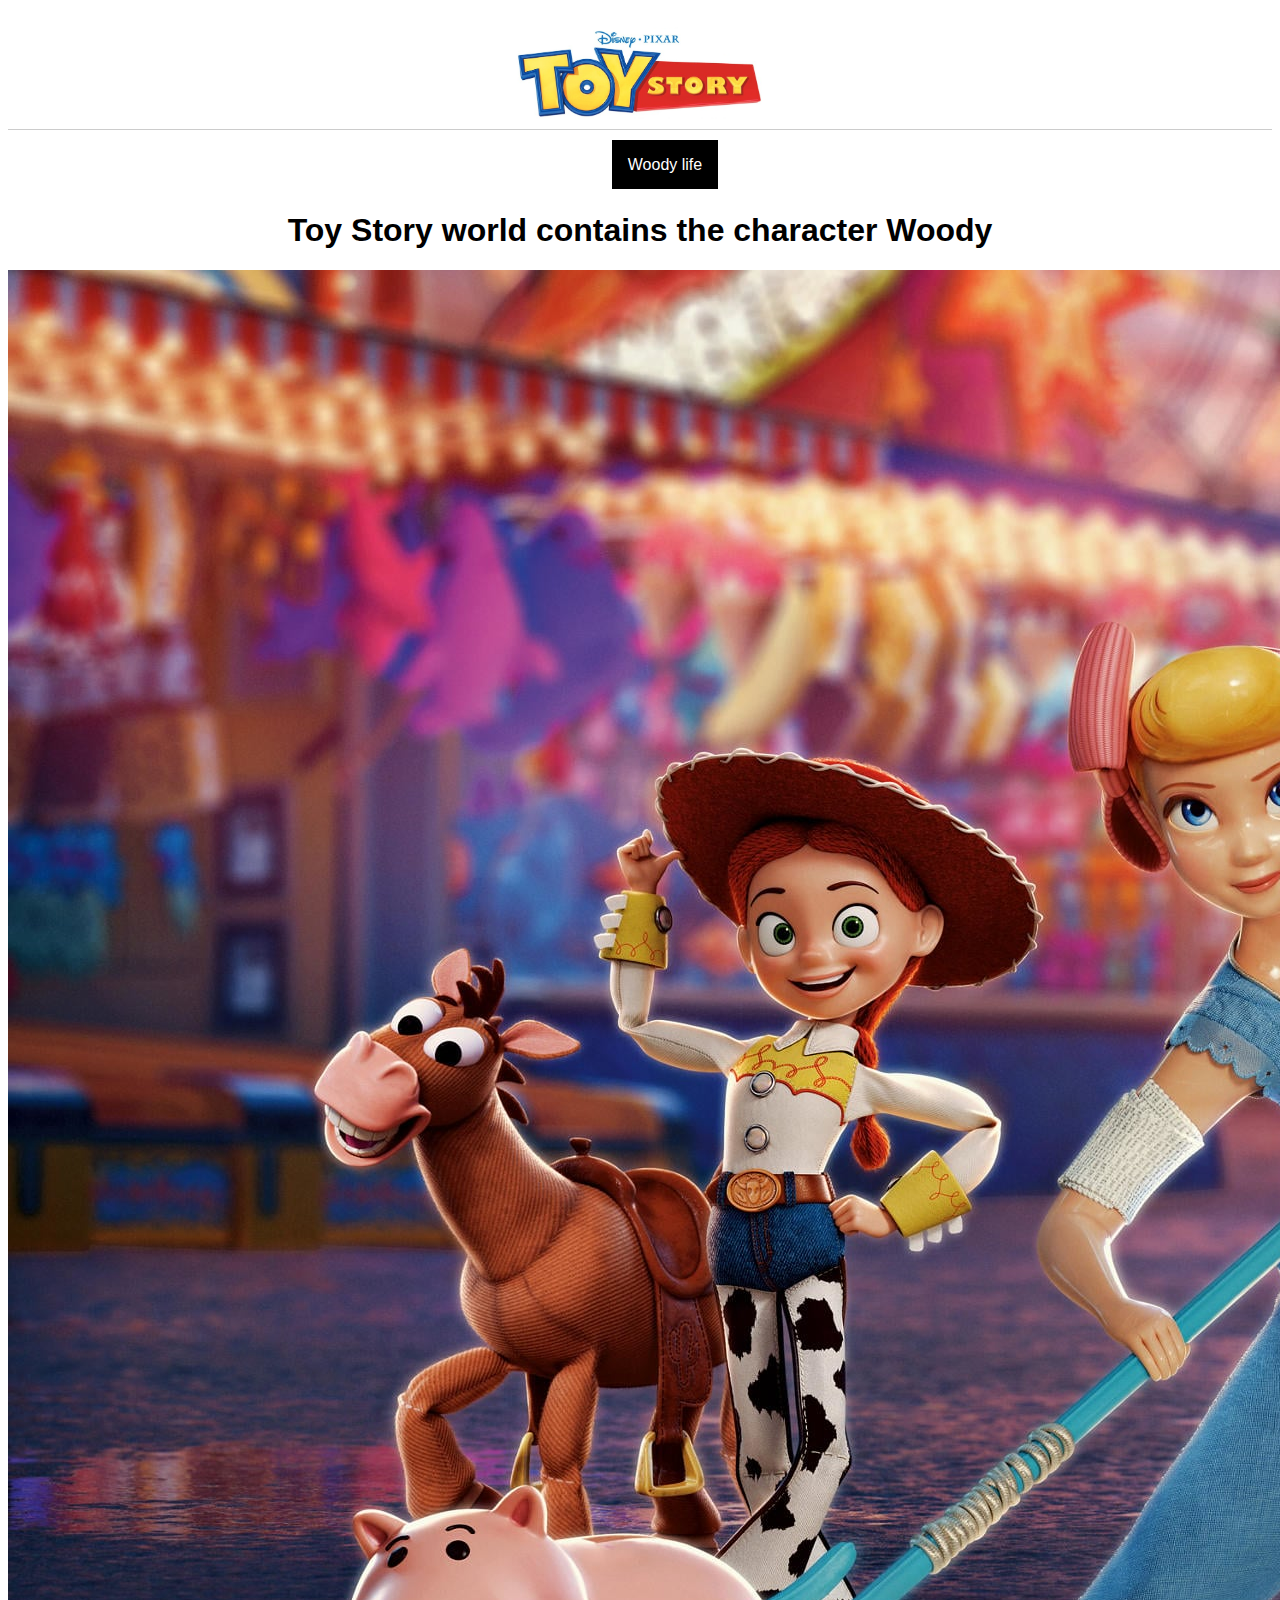
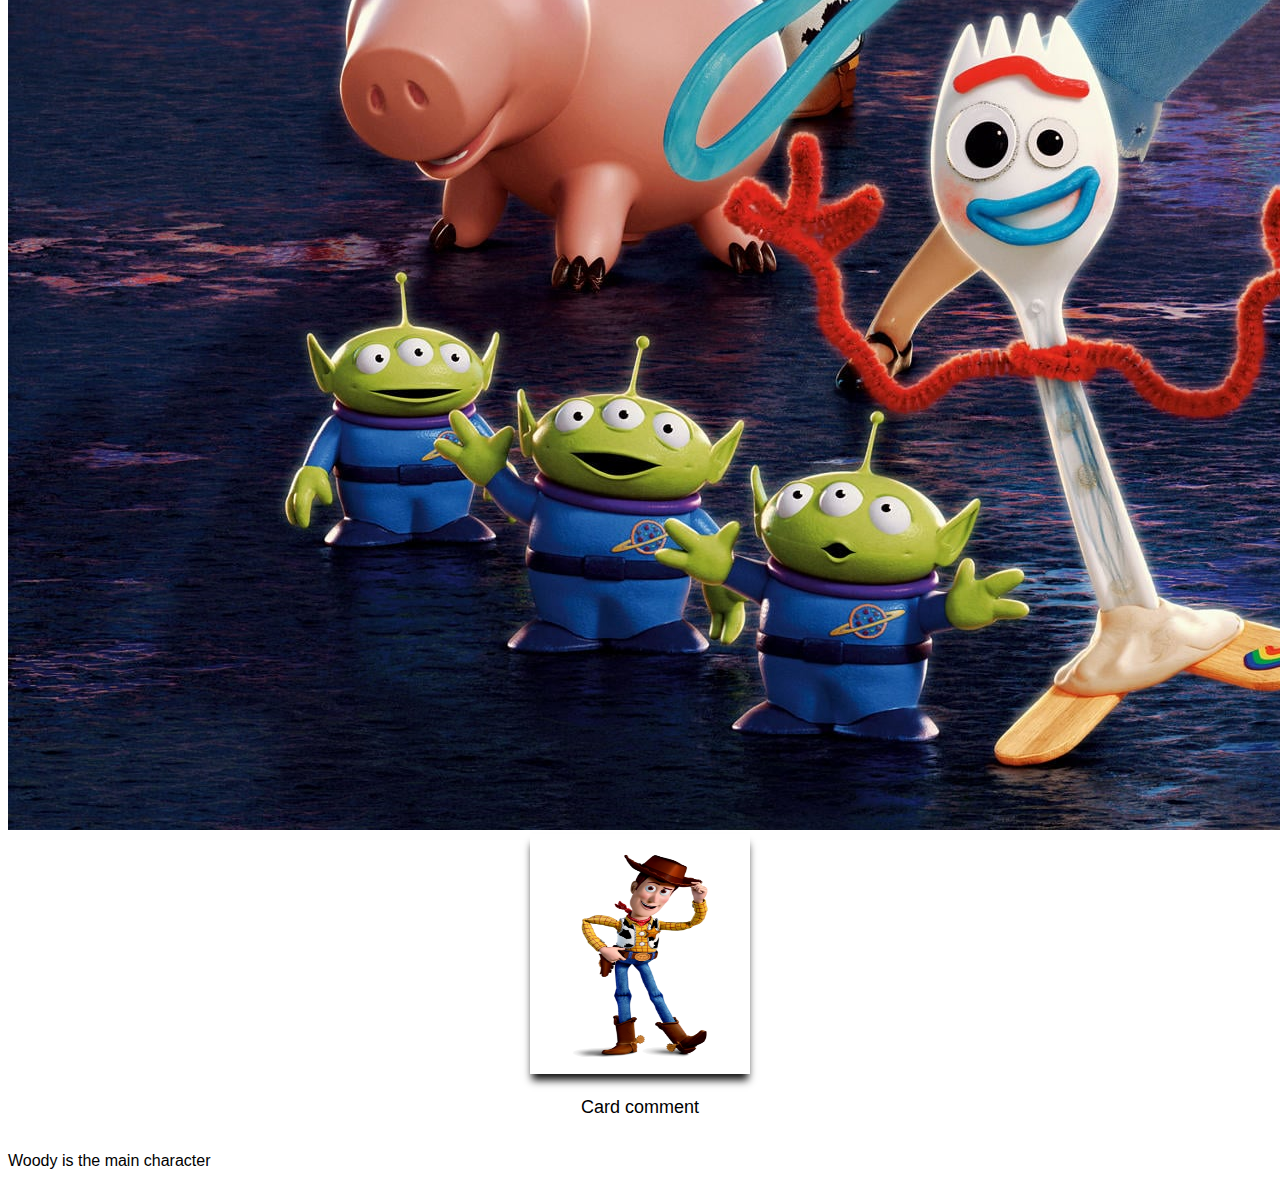
<file: index.html>
<!DOCTYPE html>
<html lang="en">
  <head>
    <meta charset="UTF-8" />
    <meta name="viewport" content="width=device-width, initial-scale=1.0" />
    <meta http-equiv="X-UA-Compatible" content="ie=edge" />
    <title>Page title</title>
    <link rel="stylesheet" href="css/style.css" />
  </head>

  <body>
    <div class="header">
      <img src="images\title.png" />
    </div>

   
    <div class="menu">
      <ul>
        <li><a href="https://en.wikipedia.org/wiki/Sheriff_Woody">Woody life</a></li>
      </ul>
    </div>
    <section>

      <div class="header-title">
        <h1>Toy Story world contains the character Woody</h1>
      </div>
      <img src = "images/movie.jpg" alt="">
  </section>

    <div class="wrapper">
      <div class="box">
        <a href="">
          <img src="images\woody.png" width="400" />
          <p>Card comment</p>
        </a>
      </div>
    </div>

    <div class="woody">
      <p> Woody is the main character</p>
    </div>
  </body>
</html>
</file>
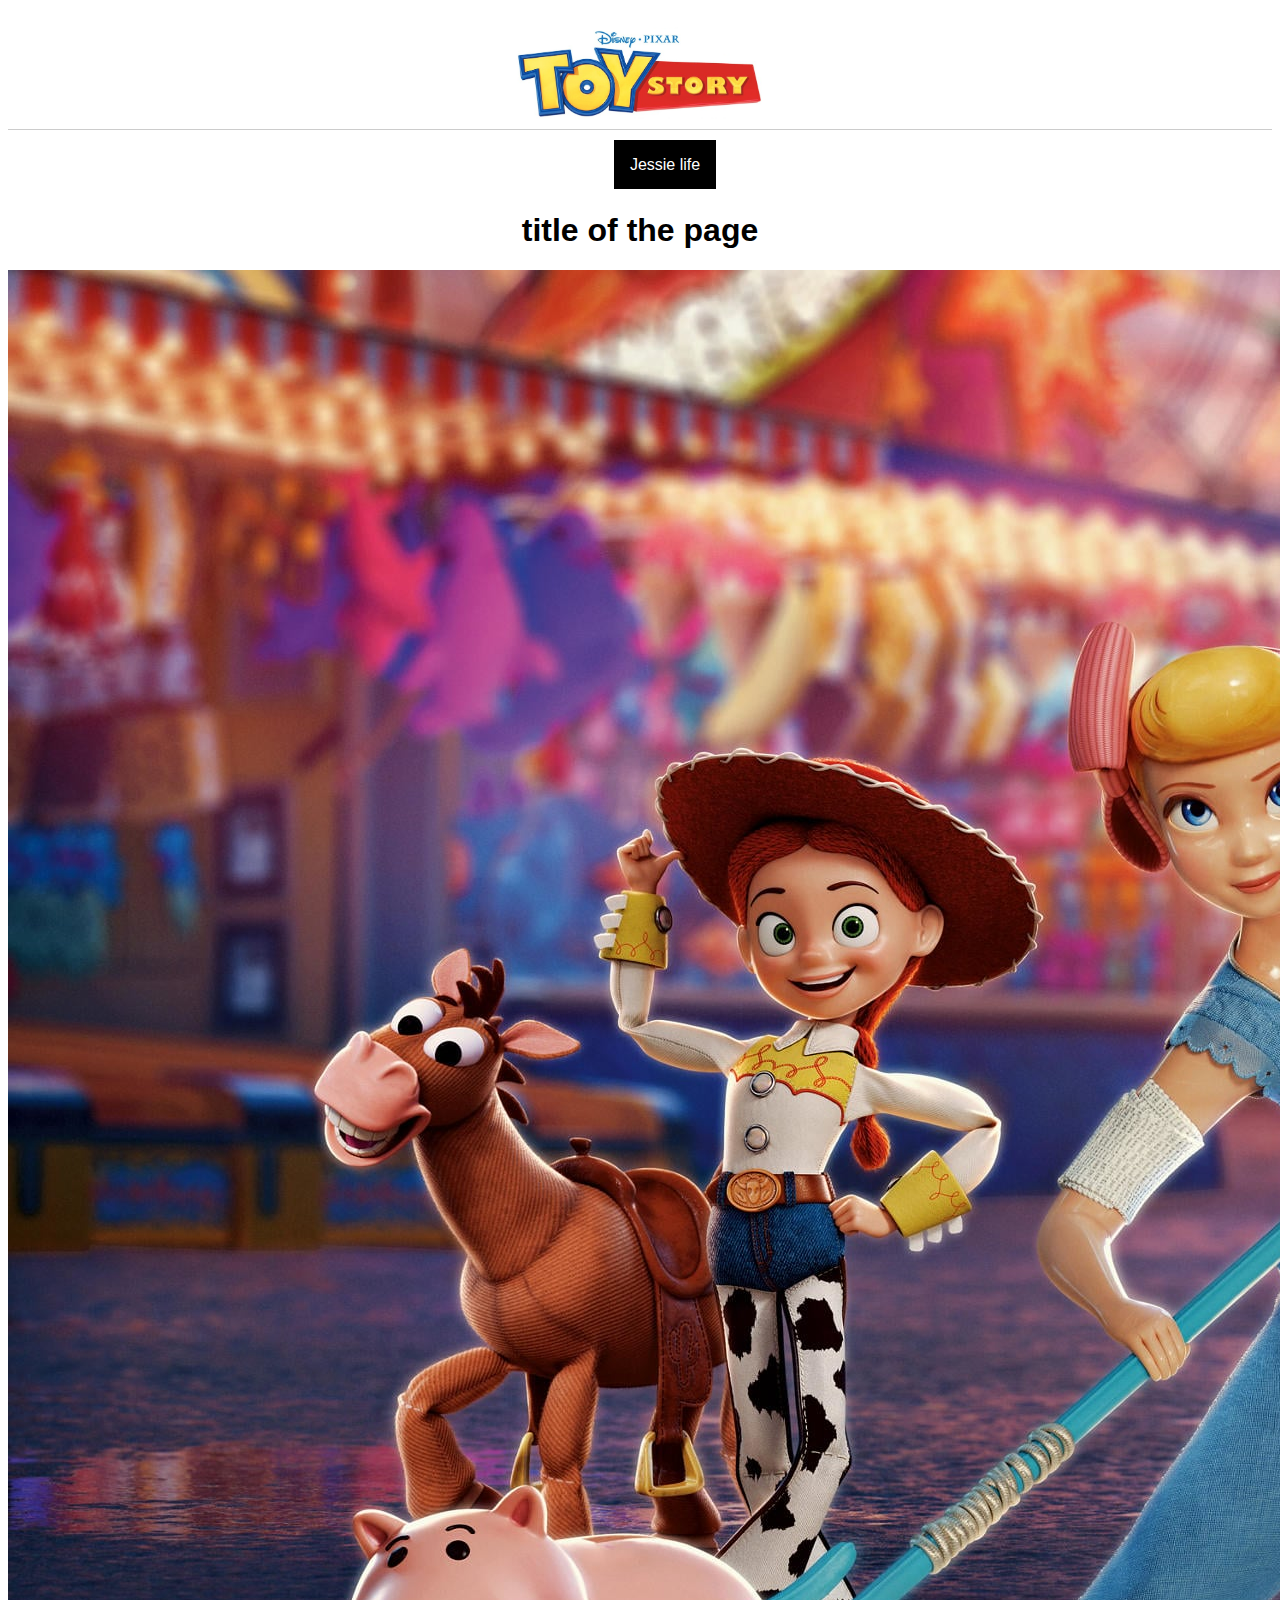
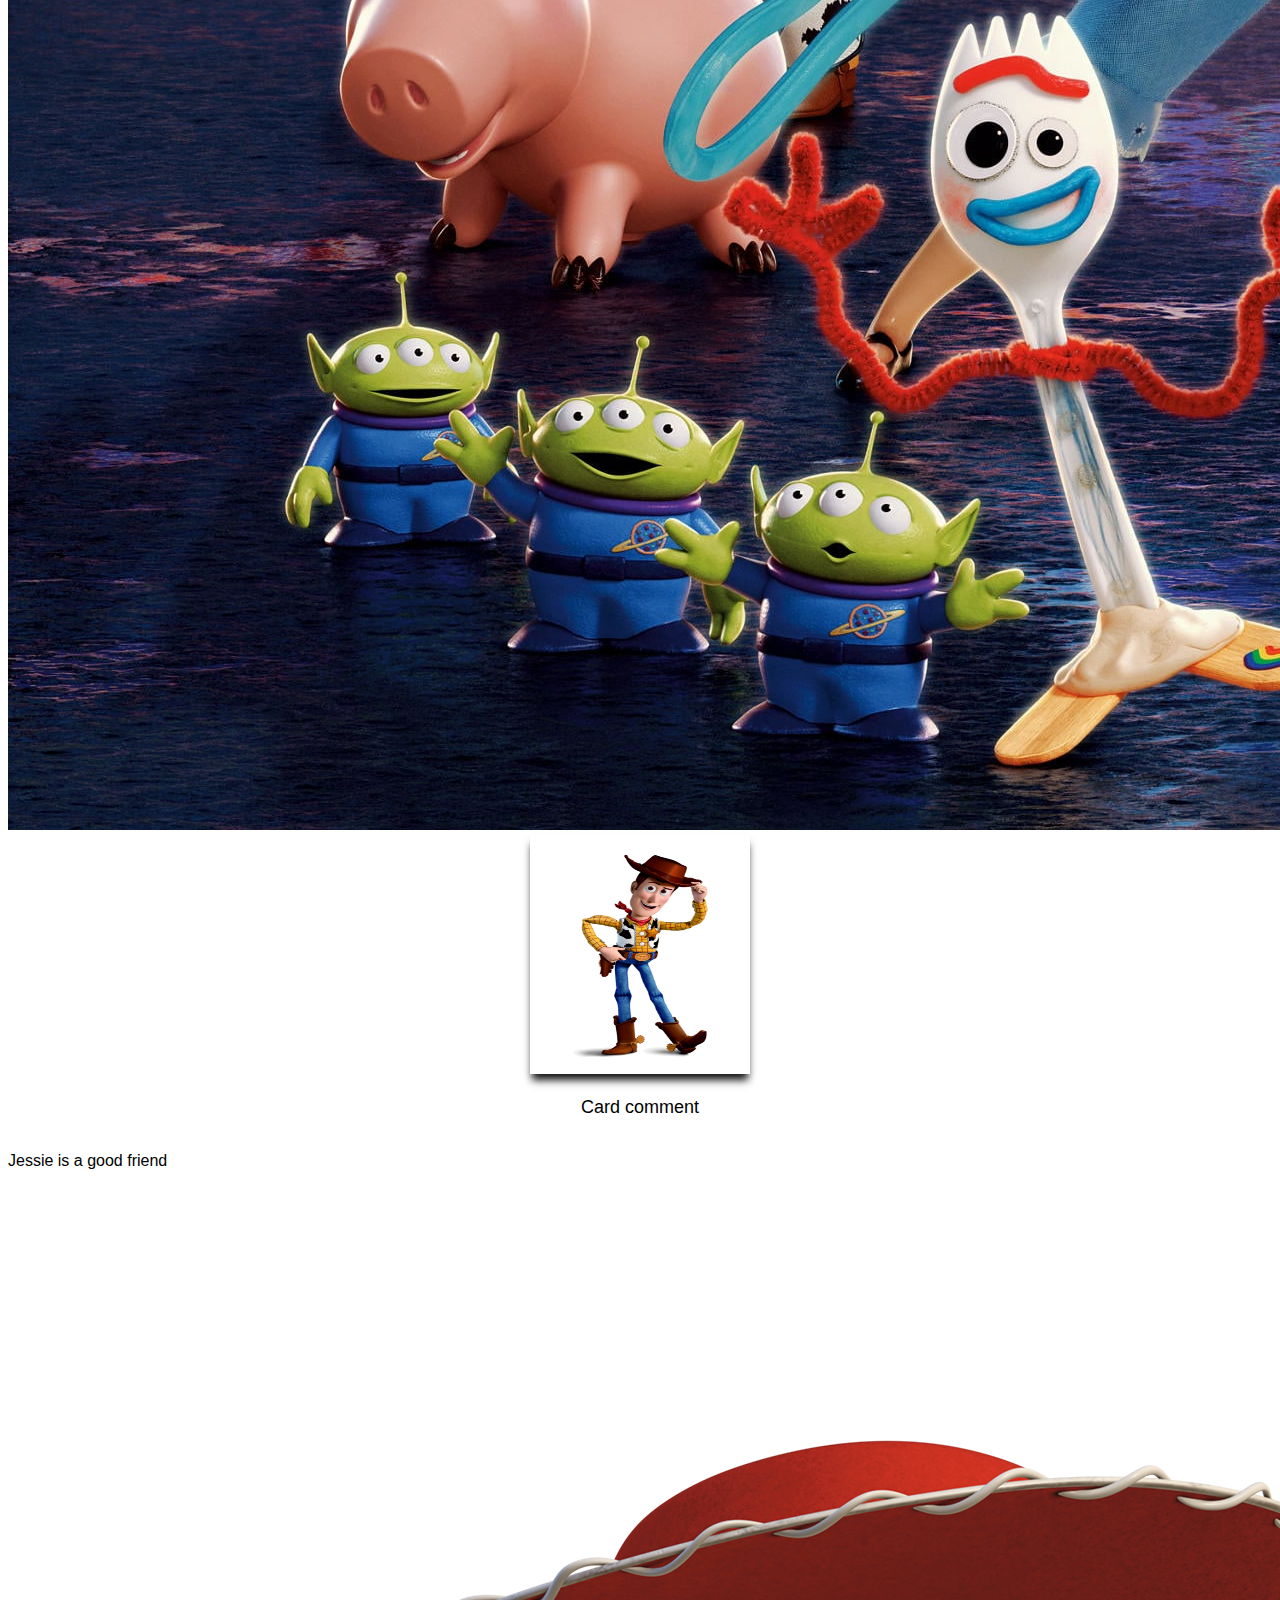
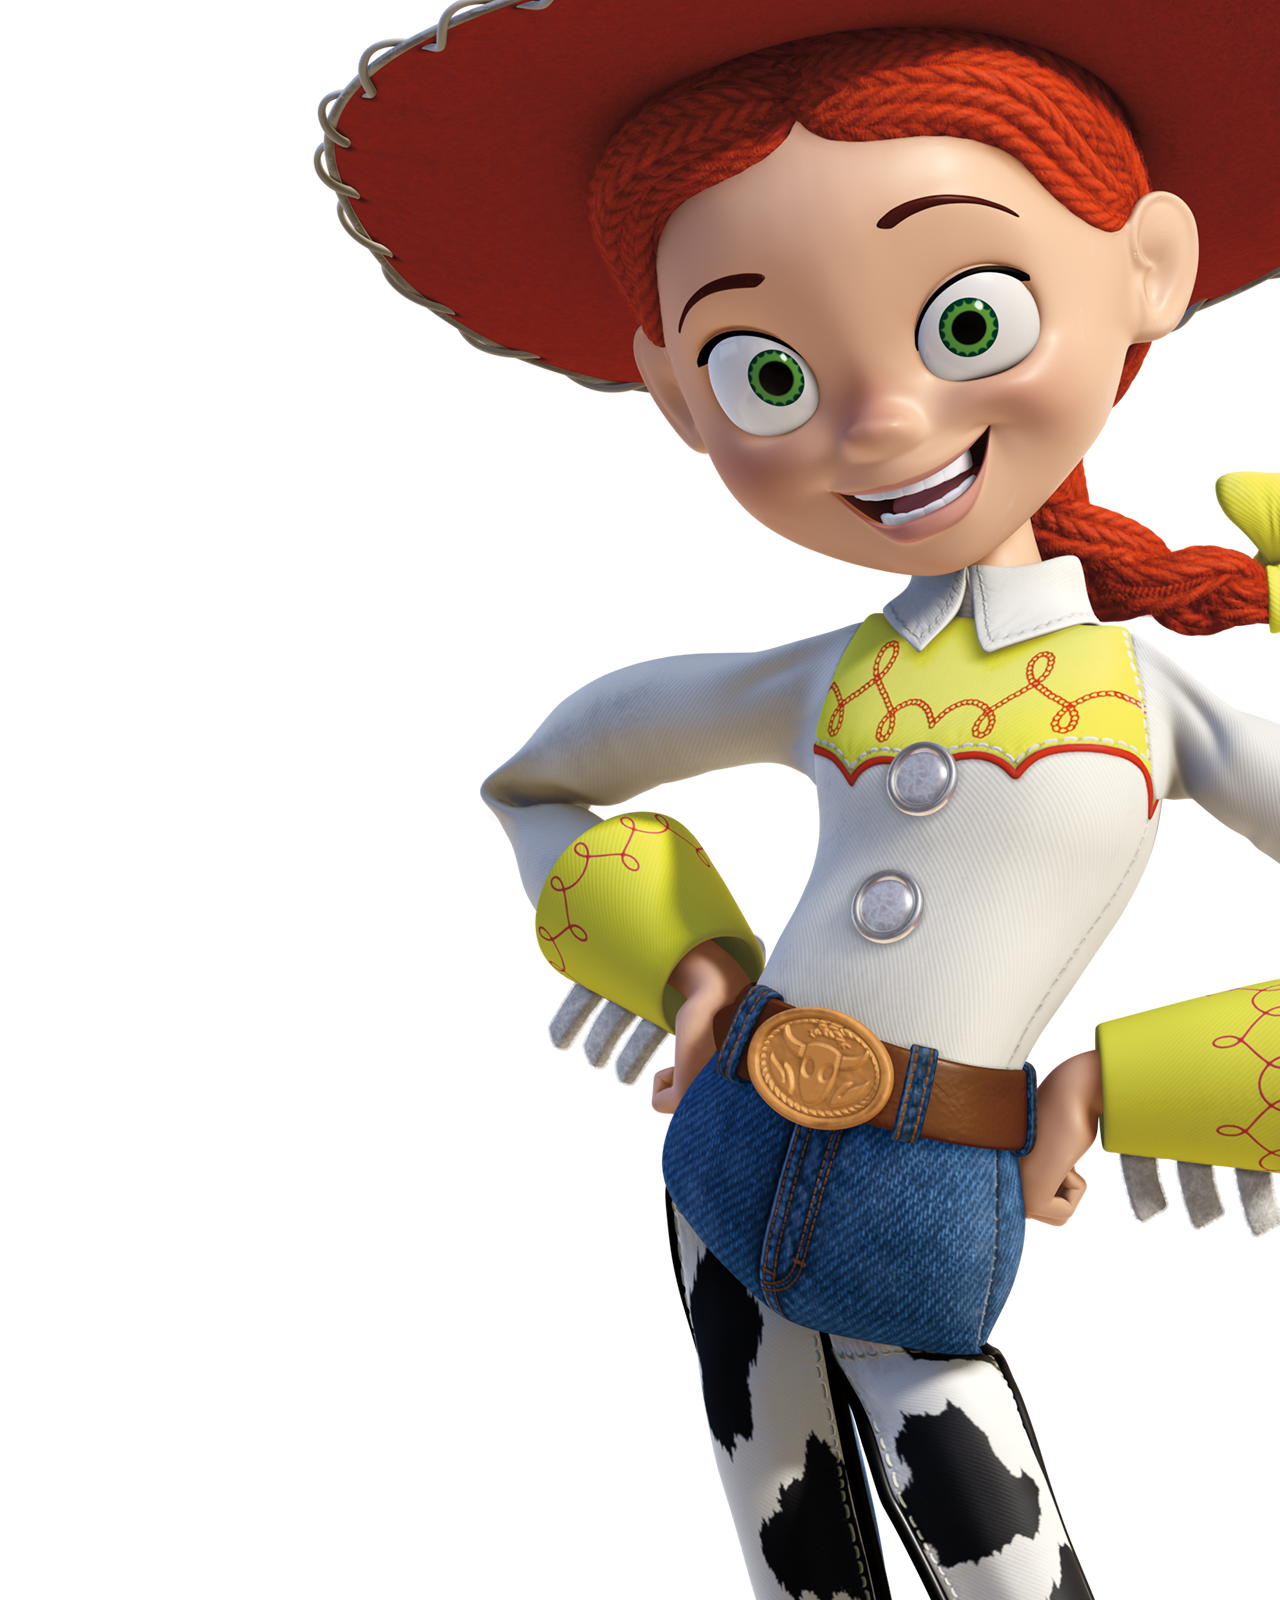
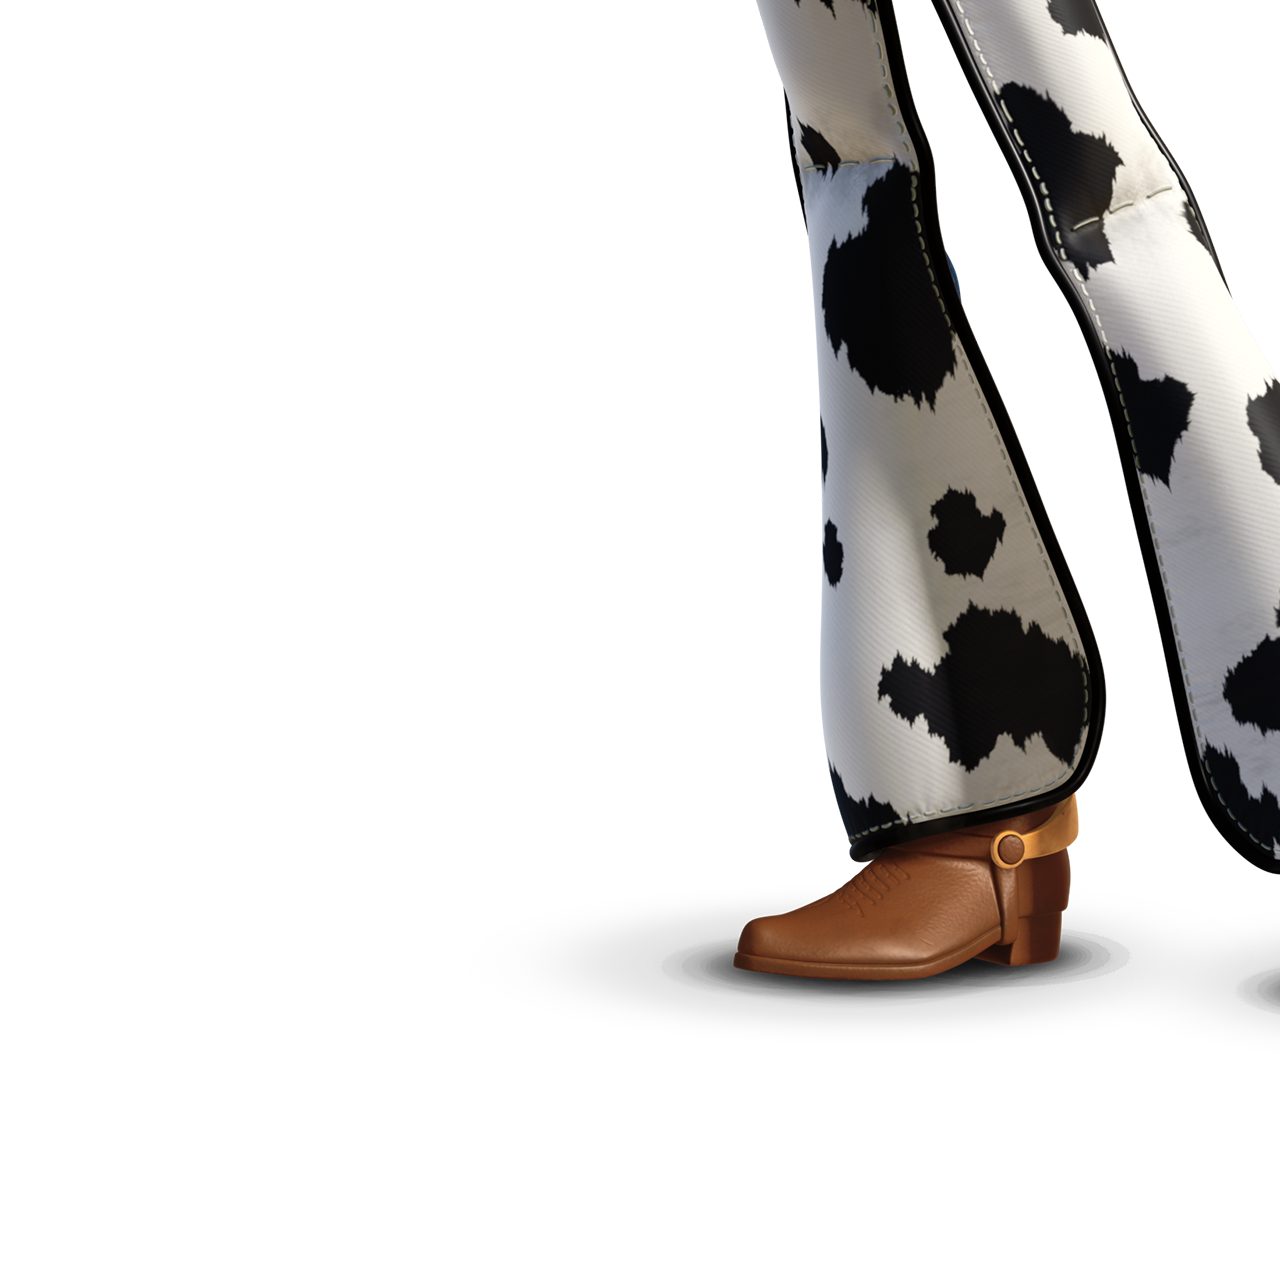
<file: INITIAL/index.html>
<!DOCTYPE html>
<html lang="en">
  <head>
    <meta charset="UTF-8" />
    <meta name="viewport" content="width=device-width, initial-scale=1.0" />
    <meta http-equiv="X-UA-Compatible" content="ie=edge" />
    <title>Toy Story world contains the characters ... and Jessie</title>
    <link rel="stylesheet" href="css/style.css" />
  </head>

  <body>
    <div class="header">
      <img src="images\title.png" />
    </div>

   
    <div class="menu">
      <ul>
        <li><a href="https://en.wikipedia.org/wiki/Jessie_(Toy_Story)">Jessie life</a></li>
      </ul>
    </div>
    <section>

      <div class="header-title">
        <h1>title of the page</h1>
      </div>
      <img src = "images/movie.jpg" alt="">
  </section>

    <div class="wrapper">
      <div class="box">
        <a href="">
          <img src="images\woody.png" width="400" />
          <p>Card comment</p>
        </a>
      </div>
    </div>

    <div class="Jessie">
      <p>Jessie is a good friend</p>
      <img src="images/jessie.png " alt="">
    </div>
  </body>
</html>
</file>
<file: css/style.css>
* {
  font-family: sans-serif;
}
@media (min-width: 576px) {
  .wrapper {
    display: flex;
    justify-content: center;
    flex-flow: row wrap;
  }
}
@media (min-width: 768px) {
  .wrapper {
    display: flex;
    justify-content: center;
    flex-flow: row wrap;
  }
}

.menu {
  display: flex;
  justify-content: center;
  width: 100%;
}

.box {
  display: flex;
  justify-content: space-around;
  flex-basis: 27%;
}

.box a {
  text-decoration: none;
  color: #000;
  font-size: 18px;
  text-align: center;
}
.box img {
  border: 10px solid #fff;
  width: 200px;
  height: 220px;
  box-shadow: 0 8px 8px -2px #111;
}
.header {
  display: flex;
  justify-content: center;
  border-bottom: 1px solid #ccc;
  margin-top: 10px;
  margin-bottom: 10px;
  padding: 10px;
}
.header img {
  width: 250px;
}
.header-title {
  display: flex;
  justify-content: center;
}
.header-title span {
  color: #07c5f5;
}

ul {
  list-style: none;
  display: flex;
}
li a {
  color: #fff;
  text-decoration: none;
  padding: 16px;
  background: black;
  justify-content: space-around;
  font-family: sans-serif;
  font-weight: 500;
  margin-left: 10px;
}
.active {
  background: #07c5f5;
}
.header-image{
  top: 50px;
  bottom: 50px;
  max-width: 50px;
}
</file>
<file: INITIAL/css/style.css>
* {
  font-family: sans-serif;
}
@media (min-width: 576px) {
  .wrapper {
    display: flex;
    justify-content: center;
    flex-flow: row wrap;
  }
}
@media (min-width: 768px) {
  .wrapper {
    display: flex;
    justify-content: center;
    flex-flow: row wrap;
  }
}

.menu {
  display: flex;
  justify-content: center;
  width: 100%;
}

.box {
  display: flex;
  justify-content: space-around;
  flex-basis: 27%;
}

.box a {
  text-decoration: none;
  color: #000;
  font-size: 18px;
  text-align: center;
}
.box img {
  border: 10px solid #fff;
  width: 200px;
  height: 220px;
  box-shadow: 0 8px 8px -2px #111;
}
.header {
  display: flex;
  justify-content: center;
  border-bottom: 1px solid #ccc;
  margin-top: 10px;
  margin-bottom: 10px;
  padding: 10px;
}
.header img {
  width: 250px;
}
.header-title {
  display: flex;
  justify-content: center;
}
.header-title span {
  color: #07c5f5;
}

ul {
  list-style: none;
  display: flex;
}
li a {
  color: #fff;
  text-decoration: none;
  padding: 16px;
  background: black;
  justify-content: space-around;
  font-family: sans-serif;
  font-weight: 500;
  margin-left: 10px;
}
.active {
  background: #07c5f5;
}
.header-image{
  top: 50px;
  bottom: 50px;
  max-width: 50px;
}
</file>
